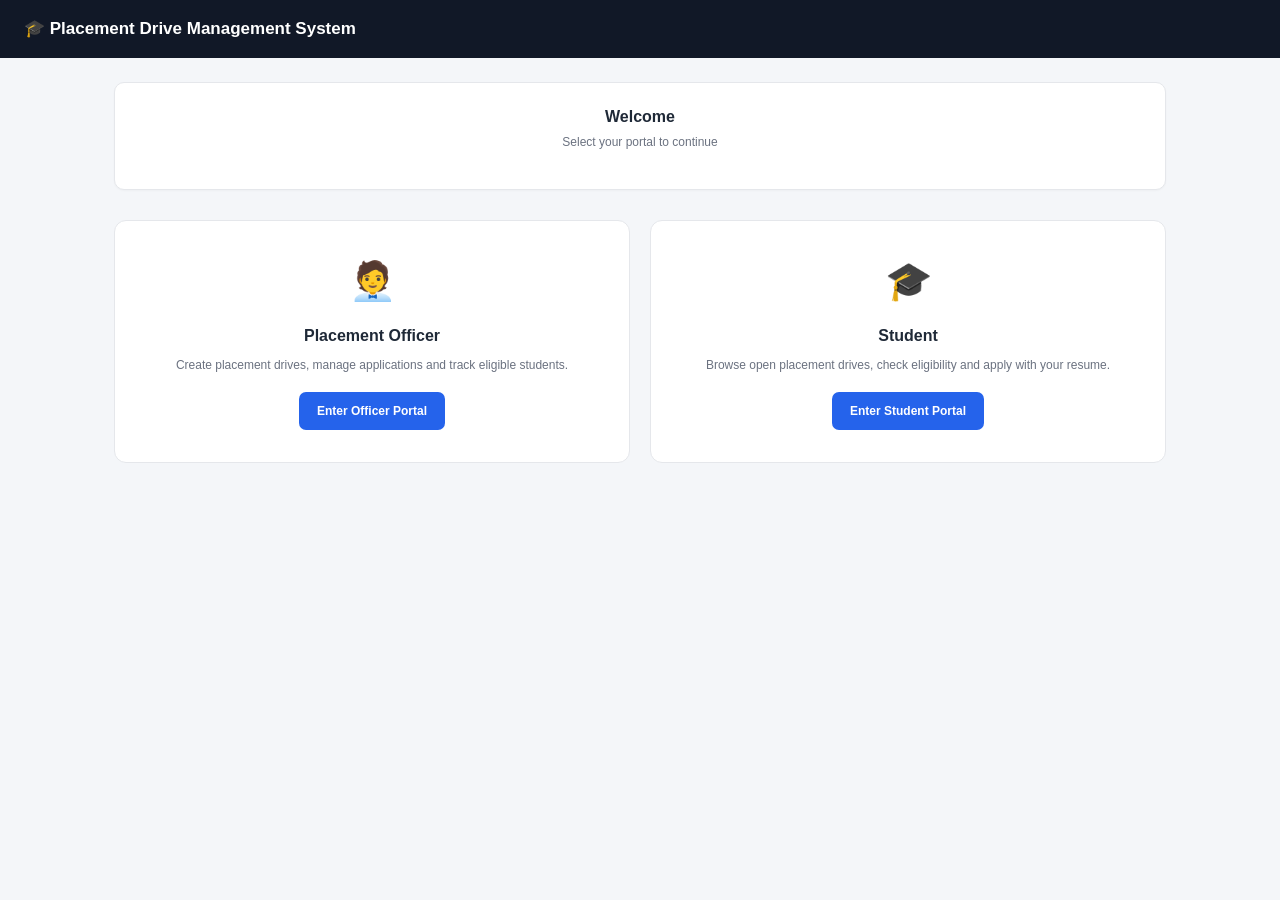
<file: index.html>
<!DOCTYPE html>
<html lang="en">
<head>
<meta charset="UTF-8">
<title>Placement Drive Management System</title>
<link rel="stylesheet" href="css/style.css">
</head>
<body>

    <div class="topbar">
        <h1>🎓 Placement Drive Management System</h1>
    </div>

    <div class="container">

        <div class="card" style="text-align:center;">
            <h2>Welcome</h2>
            <p class="subtitle">Select your portal to continue</p>
        </div>

        <div class="role-grid">

            <div class="role-card">
                <div class="icon">🧑‍💼</div>
                <h3>Placement Officer</h3>
                <p>Create placement drives, manage applications and track eligible students.</p>
                <a href="officer/officer-dashboard.html" class="btn btn-primary">Enter Officer Portal</a>
            </div>

            <div class="role-card">
                <div class="icon">🎓</div>
                <h3>Student</h3>
                <p>Browse open placement drives, check eligibility and apply with your resume.</p>
                <a href="student/student-dashboard.html" class="btn btn-primary">Enter Student Portal</a>
            </div>

        </div>

    </div>

</body>
</html>
</file>
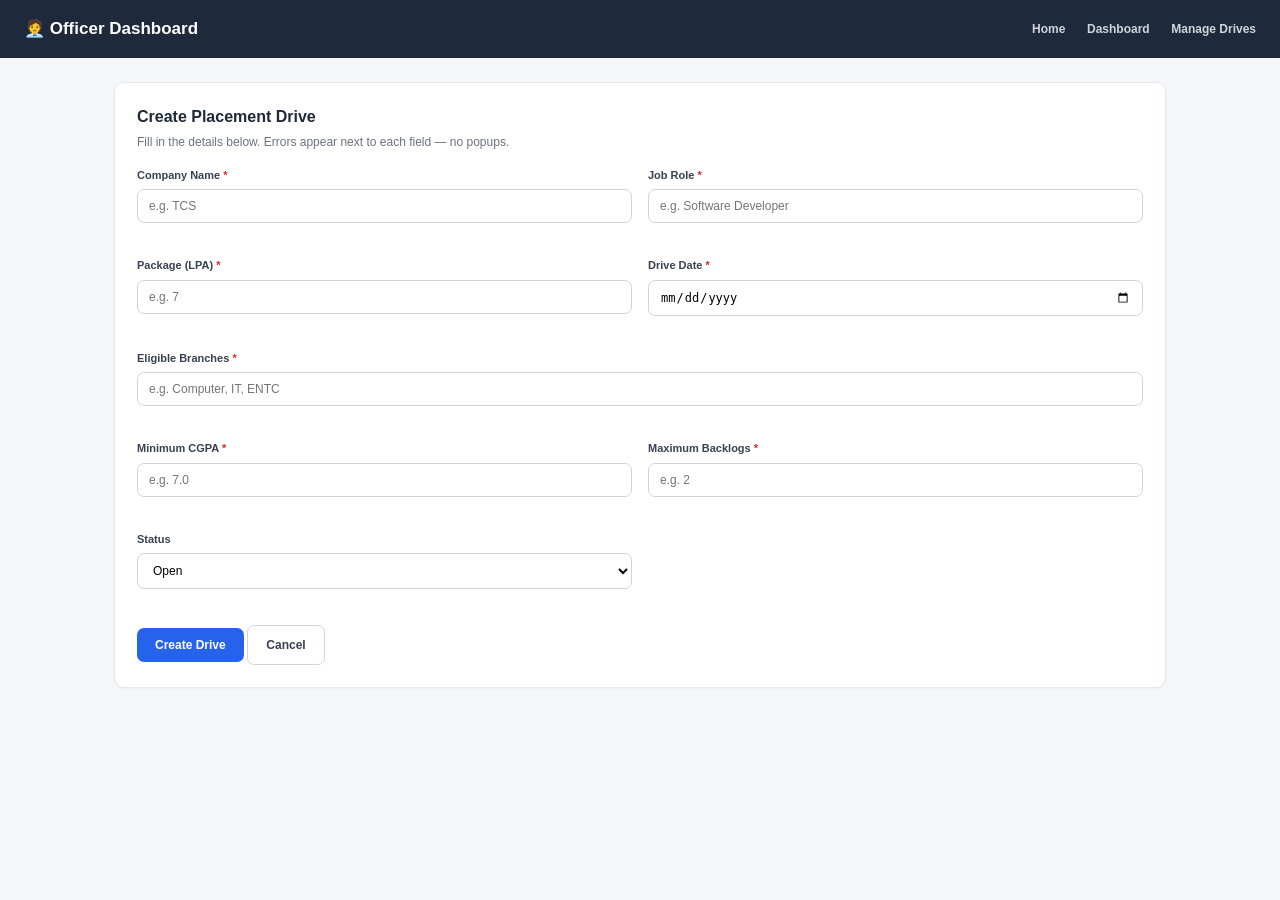
<file: officer/create-drive.html>
<!DOCTYPE html>
<html lang="en">
<head>
<meta charset="UTF-8">
<title>Create Placement Drive</title>
<link rel="stylesheet" href="../css/officer.css">
</head>
<body>

    <div class="topbar">
        <h1>🧑‍💼 Officer Dashboard</h1>
        <nav>
            <a href="../index.html">Home</a>
            <a href="officer-dashboard.html">Dashboard</a>
            <a href="manage-drives.html">Manage Drives</a>
        </nav>
    </div>

    <div class="container">

        <div class="card">
            <h2>Create Placement Drive</h2>
            <p class="subtitle">Fill in the details below. Errors appear next to each field — no popups.</p>

            <form id="driveForm" novalidate>
                <div class="form-grid">

                    <div class="form-group">
                        <label for="companyName">Company Name <span>*</span></label>
                        <input type="text" id="companyName" placeholder="e.g. TCS">
                        <small class="error-message"></small>
                    </div>

                    <div class="form-group">
                        <label for="jobRole">Job Role <span>*</span></label>
                        <input type="text" id="jobRole" placeholder="e.g. Software Developer">
                        <small class="error-message"></small>
                    </div>

                    <div class="form-group">
                        <label for="package">Package (LPA) <span>*</span></label>
                        <input type="number" id="package" placeholder="e.g. 7" step="0.1">
                        <small class="error-message"></small>
                    </div>

                    <div class="form-group">
                        <label for="driveDate">Drive Date <span>*</span></label>
                        <input type="date" id="driveDate">
                        <small class="error-message"></small>
                    </div>

                    <div class="form-group full">
                        <label for="eligibleBranches">Eligible Branches <span>*</span></label>
                        <input type="text" id="eligibleBranches" placeholder="e.g. Computer, IT, ENTC">
                        <small class="error-message"></small>
                    </div>

                    <div class="form-group">
                        <label for="minCgpa">Minimum CGPA <span>*</span></label>
                        <input type="number" id="minCgpa" placeholder="e.g. 7.0" step="0.1">
                        <small class="error-message"></small>
                    </div>

                    <div class="form-group">
                        <label for="maxBacklogs">Maximum Backlogs <span>*</span></label>
                        <input type="number" id="maxBacklogs" placeholder="e.g. 2" step="1">
                        <small class="error-message"></small>
                    </div>

                    <div class="form-group">
                        <label for="status">Status</label>
                        <select id="status">
                            <option value="Open">Open</option>
                            <option value="Closed">Closed</option>
                        </select>
                        <small class="error-message"></small>
                    </div>

                </div>

                <div style="margin-top:18px;">
                    <button type="submit" class="btn btn-primary">Create Drive</button>
                    <a href="manage-drives.html" class="btn btn-secondary">Cancel</a>
                </div>

                <div class="success-message" id="successMessage"></div>
                <div class="validation-error" id="formError"></div>

            </form>
        </div>

    </div>

<script src="../js/script.js"></script>
<script>
const driveForm = document.querySelector("#driveForm");
const companyName = document.querySelector("#companyName");
const jobRole = document.querySelector("#jobRole");
const packageInput = document.querySelector("#package");
const driveDate = document.querySelector("#driveDate");
const eligibleBranches = document.querySelector("#eligibleBranches");
const minCgpa = document.querySelector("#minCgpa");
const maxBacklogs = document.querySelector("#maxBacklogs");

driveForm.addEventListener("submit", async function (event) {
    event.preventDefault();

    const companyValid = validateRequiredText(companyName, "Company Name");
    const roleValid = validateRequiredText(jobRole, "Job Role");
    const packageValid = validatePositiveNumber(packageInput, "Package");
    const dateValid = validateDate(driveDate, "Drive Date");
    const branchesValid = validateRequiredText(eligibleBranches, "Eligible Branches");
    const cgpaValid = validateNumberRange(minCgpa, "Minimum CGPA", 0, 10);
    const backlogValid = validateWholeNumber(maxBacklogs, "Maximum Backlogs", 0);

    const successBox = document.querySelector("#successMessage");
    const errorBox = document.querySelector("#formError");
    successBox.style.display = "none";
    errorBox.style.display = "none";

    if (!(companyValid && roleValid && packageValid && dateValid && branchesValid && cgpaValid && backlogValid)) {
        return;
    }

    const driveData = {
        company_name: companyName.value.trim(),
        job_role: jobRole.value.trim(),
        package: Number(packageInput.value),
        eligible_branches: eligibleBranches.value.trim(),
        min_cgpa: Number(minCgpa.value),
        max_backlogs: Number(maxBacklogs.value),
        drive_date: driveDate.value,
        status: document.querySelector("#status").value
    };

    try {
        const response = await fetch("../php/drive_create.php", {
            method: "POST",
            headers: { "Content-Type": "application/json" },
            body: JSON.stringify(driveData)
        });

        const result = await response.json();

        if (result.success) {
            successBox.textContent = result.message + " Redirecting...";
            successBox.style.display = "block";
            driveForm.reset();
            setTimeout(() => { window.location.href = "manage-drives.html"; }, 900);
        } else {
            errorBox.textContent = result.message;
            errorBox.style.display = "block";
        }
    } catch (error) {
        errorBox.textContent = "Could not reach the server. Is XAMPP running?";
        errorBox.style.display = "block";
    }
});
</script>
</body>
</html>
</file>
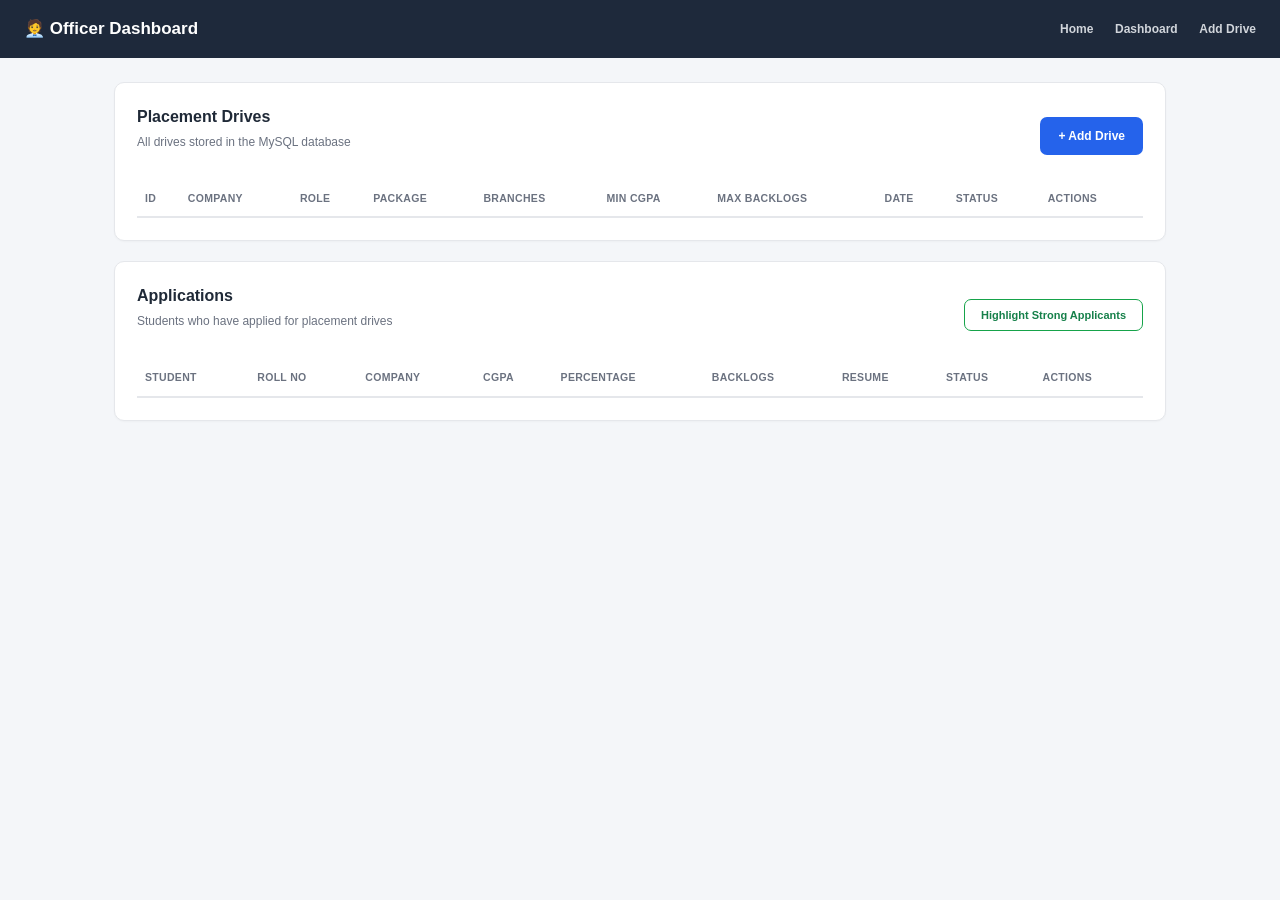
<file: officer/manage-drives.html>
<!DOCTYPE html>
<html lang="en">
<head>
<meta charset="UTF-8">
<title>Manage Drives &amp; Applications</title>
<link rel="stylesheet" href="../css/officer.css">
<style>
.modal-overlay {
    display: none;
    position: fixed;
    inset: 0;
    background: rgba(0,0,0,0.45);
    align-items: center;
    justify-content: center;
    z-index: 50;
}
.modal-overlay.open { display: flex; }
.modal-box {
    background: #fff;
    border-radius: 10px;
    padding: 24px;
    width: 100%;
    max-width: 560px;
    max-height: 90vh;
    overflow-y: auto;
}
.modal-box h3 { margin-bottom: 14px; }
</style>
</head>
<body>

    <div class="topbar">
        <h1>🧑‍💼 Officer Dashboard</h1>
        <nav>
            <a href="../index.html">Home</a>
            <a href="officer-dashboard.html">Dashboard</a>
            <a href="create-drive.html">Add Drive</a>
        </nav>
    </div>

    <div class="container">

        <!-- ================= DRIVES ================= -->
        <div class="card">
            <div class="table-header">
                <div>
                    <h2>Placement Drives</h2>
                    <p class="subtitle">All drives stored in the MySQL database</p>
                </div>
                <a href="create-drive.html" class="btn btn-primary">+ Add Drive</a>
            </div>

            <table>
                <thead>
                    <tr>
                        <th>ID</th>
                        <th>Company</th>
                        <th>Role</th>
                        <th>Package</th>
                        <th>Branches</th>
                        <th>Min CGPA</th>
                        <th>Max Backlogs</th>
                        <th>Date</th>
                        <th>Status</th>
                        <th>Actions</th>
                    </tr>
                </thead>
                <tbody id="driveTableBody"></tbody>
            </table>
            <div class="empty-state" id="driveEmptyState" style="display:none;">No placement drives yet.</div>
        </div>

        <!-- ================= APPLICATIONS ================= -->
        <div class="card">
            <div class="table-header">
                <div>
                    <h2>Applications</h2>
                    <p class="subtitle">Students who have applied for placement drives</p>
                </div>
                <button type="button" id="highlightStrongBtn" class="highlight-btn">Highlight Strong Applicants</button>
            </div>

            <table>
                <thead>
                    <tr>
                        <th>Student</th>
                        <th>Roll No</th>
                        <th>Company</th>
                        <th>CGPA</th>
                        <th>Percentage</th>
                        <th>Backlogs</th>
                        <th>Resume</th>
                        <th>Status</th>
                        <th>Actions</th>
                    </tr>
                </thead>
                <tbody id="applicationTableBody"></tbody>
            </table>
            <div class="empty-state" id="appEmptyState" style="display:none;">No applications yet.</div>
        </div>

    </div>

    <!-- ================= EDIT DRIVE MODAL ================= -->
    <div class="modal-overlay" id="editModal">
        <div class="modal-box">
            <h3>Edit Placement Drive</h3>
            <form id="editDriveForm">
                <input type="hidden" id="editId">
                <div class="form-grid">

                    <div class="form-group">
                        <label>Company Name <span>*</span></label>
                        <input type="text" id="editCompanyName">
                        <small class="error-message"></small>
                    </div>

                    <div class="form-group">
                        <label>Job Role <span>*</span></label>
                        <input type="text" id="editJobRole">
                        <small class="error-message"></small>
                    </div>

                    <div class="form-group">
                        <label>Package (LPA) <span>*</span></label>
                        <input type="number" id="editPackage" step="0.1">
                        <small class="error-message"></small>
                    </div>

                    <div class="form-group">
                        <label>Drive Date <span>*</span></label>
                        <input type="date" id="editDriveDate">
                        <small class="error-message"></small>
                    </div>

                    <div class="form-group full">
                        <label>Eligible Branches <span>*</span></label>
                        <input type="text" id="editEligibleBranches">
                        <small class="error-message"></small>
                    </div>

                    <div class="form-group">
                        <label>Minimum CGPA <span>*</span></label>
                        <input type="number" id="editMinCgpa" step="0.1">
                        <small class="error-message"></small>
                    </div>

                    <div class="form-group">
                        <label>Maximum Backlogs <span>*</span></label>
                        <input type="number" id="editMaxBacklogs" step="1">
                        <small class="error-message"></small>
                    </div>

                    <div class="form-group">
                        <label>Status</label>
                        <select id="editStatus">
                            <option value="Open">Open</option>
                            <option value="Closed">Closed</option>
                        </select>
                        <small class="error-message"></small>
                    </div>

                </div>

                <div class="validation-error" id="editFormError"></div>

                <div style="margin-top:16px;">
                    <button type="submit" class="btn btn-primary">Save Changes</button>
                    <button type="button" class="btn btn-secondary" id="closeModalBtn">Cancel</button>
                </div>
            </form>
        </div>
    </div>

<script src="../js/script.js"></script>
<script>

// =========================================================
// LOAD DRIVES
// =========================================================
async function loadDrives() {
    try {
        const response = await fetch("../php/drive_read.php");
        const result = await response.json();

        const tableBody = document.querySelector("#driveTableBody");
        const emptyState = document.querySelector("#driveEmptyState");
        tableBody.innerHTML = "";

        if (!result.success || result.data.length === 0) {
            emptyState.style.display = "block";
            return;
        }
        emptyState.style.display = "none";

        result.data.forEach(function (drive) {
            const row = document.createElement("tr");
            row.innerHTML = `
                <td>${drive.id}</td>
                <td>${drive.company_name}</td>
                <td>${drive.job_role}</td>
                <td>₹${drive.package} LPA</td>
                <td>${drive.eligible_branches}</td>
                <td>${drive.min_cgpa}</td>
                <td>${drive.max_backlogs}</td>
                <td>${formatDate(drive.drive_date)}</td>
                <td><span class="badge ${badgeClassForStatus(drive.status)}">${drive.status}</span></td>
                <td>
                    <button class="btn btn-sm btn-secondary" onclick="openEditModal(${drive.id})">Edit</button>
                    <button class="btn btn-sm btn-danger" onclick="deleteDrive(${drive.id})">Delete</button>
                </td>
            `;
            tableBody.appendChild(row);
        });
    } catch (error) {
        console.error("Error loading drives:", error);
    }
}

// =========================================================
// DELETE DRIVE
// =========================================================
async function deleteDrive(id) {
    const confirmed = confirm("Delete this placement drive? Its applications will also be removed.");
    if (!confirmed) return;

    try {
        const response = await fetch("../php/drive_delete.php", {
            method: "POST",
            headers: { "Content-Type": "application/json" },
            body: JSON.stringify({ id })
        });
        const result = await response.json();

        if (result.success) {
            loadDrives();
            loadApplications();
        } else {
            alert(result.message);
        }
    } catch (error) {
        console.error(error);
    }
}

// =========================================================
// EDIT DRIVE MODAL
// =========================================================
const editModal = document.querySelector("#editModal");
const editDriveForm = document.querySelector("#editDriveForm");

async function openEditModal(id) {
    try {
        const response = await fetch("../php/drive_read.php?id=" + id);
        const result = await response.json();

        if (!result.success) {
            alert("Could not load drive details.");
            return;
        }

        const drive = result.data;
        document.querySelector("#editId").value = drive.id;
        document.querySelector("#editCompanyName").value = drive.company_name;
        document.querySelector("#editJobRole").value = drive.job_role;
        document.querySelector("#editPackage").value = drive.package;
        document.querySelector("#editDriveDate").value = drive.drive_date;
        document.querySelector("#editEligibleBranches").value = drive.eligible_branches;
        document.querySelector("#editMinCgpa").value = drive.min_cgpa;
        document.querySelector("#editMaxBacklogs").value = drive.max_backlogs;
        document.querySelector("#editStatus").value = drive.status;

        document.querySelectorAll("#editDriveForm input").forEach(resetField);
        document.querySelector("#editFormError").style.display = "none";

        editModal.classList.add("open");
    } catch (error) {
        console.error(error);
    }
}

document.querySelector("#closeModalBtn").addEventListener("click", function () {
    editModal.classList.remove("open");
});

editDriveForm.addEventListener("submit", async function (event) {
    event.preventDefault();

    const companyName = document.querySelector("#editCompanyName");
    const jobRole = document.querySelector("#editJobRole");
    const packageInput = document.querySelector("#editPackage");
    const driveDate = document.querySelector("#editDriveDate");
    const eligibleBranches = document.querySelector("#editEligibleBranches");
    const minCgpa = document.querySelector("#editMinCgpa");
    const maxBacklogs = document.querySelector("#editMaxBacklogs");

    const companyValid = validateRequiredText(companyName, "Company Name");
    const roleValid = validateRequiredText(jobRole, "Job Role");
    const packageValid = validatePositiveNumber(packageInput, "Package");
    const dateValid = validateDate(driveDate, "Drive Date");
    const branchesValid = validateRequiredText(eligibleBranches, "Eligible Branches");
    const cgpaValid = validateNumberRange(minCgpa, "Minimum CGPA", 0, 10);
    const backlogValid = validateWholeNumber(maxBacklogs, "Maximum Backlogs", 0);

    const errorBox = document.querySelector("#editFormError");
    errorBox.style.display = "none";

    if (!(companyValid && roleValid && packageValid && dateValid && branchesValid && cgpaValid && backlogValid)) {
        return;
    }

    const driveData = {
        id: document.querySelector("#editId").value,
        company_name: companyName.value.trim(),
        job_role: jobRole.value.trim(),
        package: Number(packageInput.value),
        eligible_branches: eligibleBranches.value.trim(),
        min_cgpa: Number(minCgpa.value),
        max_backlogs: Number(maxBacklogs.value),
        drive_date: driveDate.value,
        status: document.querySelector("#editStatus").value
    };

    try {
        const response = await fetch("../php/drive_update.php", {
            method: "POST",
            headers: { "Content-Type": "application/json" },
            body: JSON.stringify(driveData)
        });
        const result = await response.json();

        if (result.success) {
            editModal.classList.remove("open");
            loadDrives();
        } else {
            errorBox.textContent = result.message;
            errorBox.style.display = "block";
        }
    } catch (error) {
        errorBox.textContent = "Could not reach the server.";
        errorBox.style.display = "block";
    }
});

// =========================================================
// LOAD APPLICATIONS
// =========================================================
async function loadApplications() {
    try {
        const response = await fetch("../php/application_read.php");
        const result = await response.json();

        const tableBody = document.querySelector("#applicationTableBody");
        const emptyState = document.querySelector("#appEmptyState");
        tableBody.innerHTML = "";

        if (!result.success || result.data.length === 0) {
            emptyState.style.display = "block";
            return;
        }
        emptyState.style.display = "none";

        result.data.forEach(function (app) {
            const row = document.createElement("tr");
            row.dataset.cgpa = app.cgpa;
            row.dataset.minCgpa = app.min_cgpa;

            row.innerHTML = `
                <td>${app.student_name}</td>
                <td>${app.roll_number}</td>
                <td>${app.company_name}</td>
                <td><strong>${app.cgpa}</strong></td>
                <td>${app.percentage}%</td>
                <td>${app.backlogs}</td>
                <td><a href="../${app.resume}" target="_blank">View</a></td>
                <td>
                    <select onchange="updateApplicationStatus(${app.id}, this.value)">
                        <option value="Applied" ${app.status === "Applied" ? "selected" : ""}>Applied</option>
                        <option value="Shortlisted" ${app.status === "Shortlisted" ? "selected" : ""}>Shortlisted</option>
                        <option value="Rejected" ${app.status === "Rejected" ? "selected" : ""}>Rejected</option>
                    </select>
                </td>
                <td>
                    <button class="btn btn-sm btn-danger" onclick="deleteApplication(${app.id})">Delete</button>
                </td>
            `;
            tableBody.appendChild(row);
        });

        if (highlightingEnabled) applyHighlighting();
    } catch (error) {
        console.error("Error loading applications:", error);
    }
}

async function updateApplicationStatus(id, status) {
    try {
        const response = await fetch("../php/application_update.php", {
            method: "POST",
            headers: { "Content-Type": "application/json" },
            body: JSON.stringify({ id, status })
        });
        const result = await response.json();
        if (!result.success) alert(result.message);
    } catch (error) {
        console.error(error);
    }
}

async function deleteApplication(id) {
    const confirmed = confirm("Delete this application?");
    if (!confirmed) return;

    try {
        const response = await fetch("../php/application_delete.php", {
            method: "POST",
            headers: { "Content-Type": "application/json" },
            body: JSON.stringify({ id })
        });
        const result = await response.json();

        if (result.success) {
            loadApplications();
        } else {
            alert(result.message);
        }
    } catch (error) {
        console.error(error);
    }
}

// =========================================================
// BONUS: HIGHLIGHT STRONG APPLICANTS (CGPA >= min_cgpa + 0.5)
// =========================================================
let highlightingEnabled = false;
const highlightStrongBtn = document.querySelector("#highlightStrongBtn");

function applyHighlighting() {
    const rows = document.querySelectorAll("#applicationTableBody tr");

    rows.forEach(function (row) {
        const studentCgpa = Number(row.dataset.cgpa);
        const minimumCgpa = Number(row.dataset.minCgpa);
        const isStrongApplicant = studentCgpa >= minimumCgpa + 0.5;

        const studentCell = row.querySelector("td");
        const existingBadge = studentCell ? studentCell.querySelector(".strong-badge") : null;

        if (highlightingEnabled && isStrongApplicant) {
            row.classList.add("strong-applicant");
            if (studentCell && !existingBadge) {
                const badge = document.createElement("span");
                badge.className = "strong-badge";
                badge.textContent = "Strong Applicant";
                studentCell.appendChild(badge);
            }
        } else {
            row.classList.remove("strong-applicant");
            if (existingBadge) existingBadge.remove();
        }
    });
}

highlightStrongBtn.addEventListener("click", function () {
    highlightingEnabled = !highlightingEnabled;
    applyHighlighting();
    highlightStrongBtn.textContent = highlightingEnabled ? "Remove Highlights" : "Highlight Strong Applicants";
});

document.addEventListener("DOMContentLoaded", function () {
    loadDrives();
    loadApplications();
});
</script>
</body>
</html>
</file>
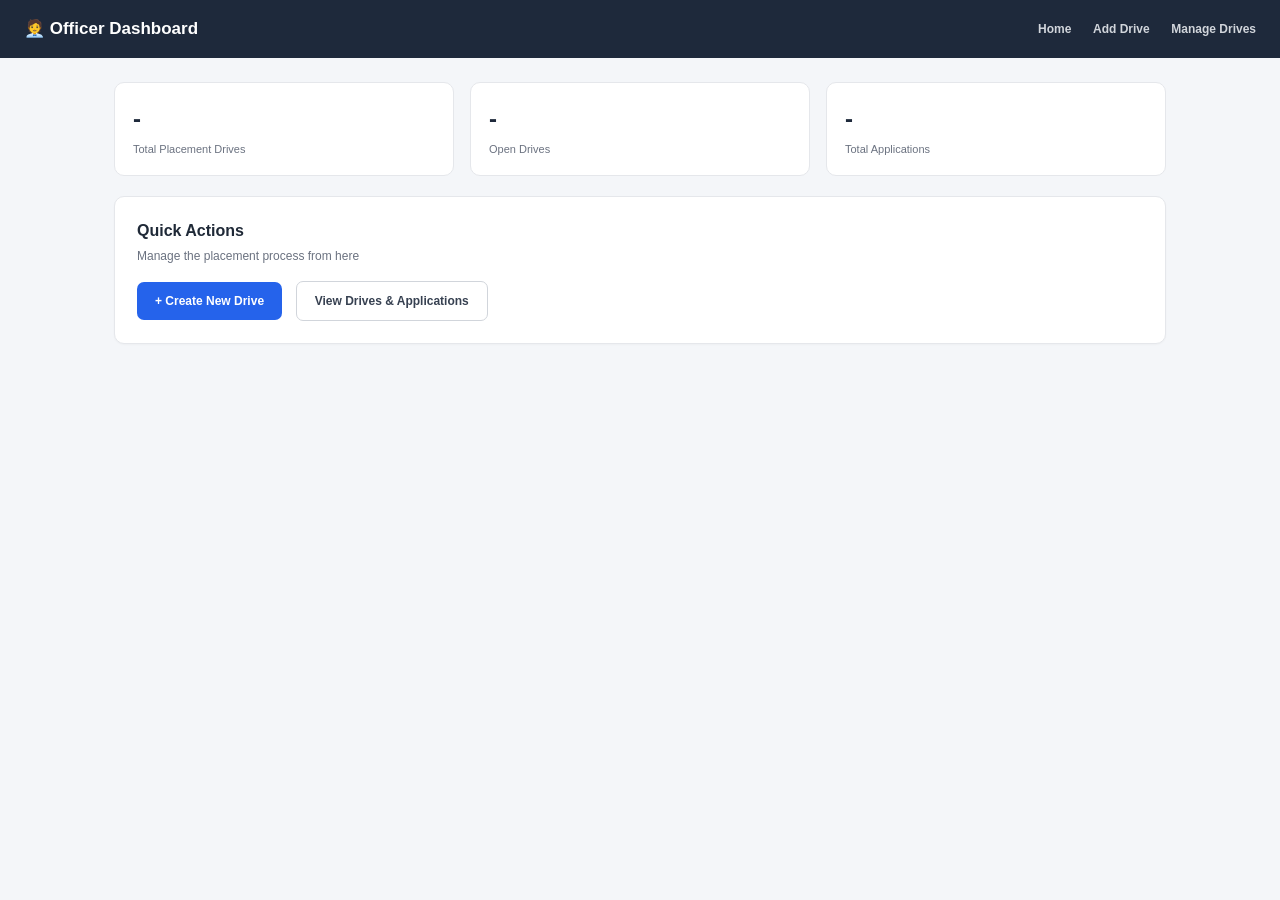
<file: officer/officer-dashboard.html>
<!DOCTYPE html>
<html lang="en">
<head>
<meta charset="UTF-8">
<title>Officer Dashboard</title>
<link rel="stylesheet" href="../css/officer.css">
</head>
<body>

    <div class="topbar">
        <h1>🧑‍💼 Officer Dashboard</h1>
        <nav>
            <a href="../index.html">Home</a>
            <a href="create-drive.html">Add Drive</a>
            <a href="manage-drives.html">Manage Drives</a>
        </nav>
    </div>

    <div class="container">

        <div class="stat-grid">
            <div class="stat-card">
                <div class="value" id="statTotalDrives">-</div>
                <div class="label">Total Placement Drives</div>
            </div>
            <div class="stat-card">
                <div class="value" id="statOpenDrives">-</div>
                <div class="label">Open Drives</div>
            </div>
            <div class="stat-card">
                <div class="value" id="statTotalApplications">-</div>
                <div class="label">Total Applications</div>
            </div>
        </div>

        <div class="card">
            <h2>Quick Actions</h2>
            <p class="subtitle">Manage the placement process from here</p>
            <a href="create-drive.html" class="btn btn-primary" style="margin-right:10px;">+ Create New Drive</a>
            <a href="manage-drives.html" class="btn btn-secondary">View Drives &amp; Applications</a>
        </div>

    </div>

<script src="../js/script.js"></script>
<script>
async function loadStats() {
    try {
        const driveRes = await fetch("../php/drive_read.php");
        const driveJson = await driveRes.json();

        const appRes = await fetch("../php/application_read.php");
        const appJson = await appRes.json();

        if (driveJson.success) {
            const drives = driveJson.data;
            document.querySelector("#statTotalDrives").textContent = drives.length;
            document.querySelector("#statOpenDrives").textContent =
                drives.filter(d => d.status === "Open").length;
        }

        if (appJson.success) {
            document.querySelector("#statTotalApplications").textContent = appJson.data.length;
        }
    } catch (error) {
        console.error("Error loading stats:", error);
    }
}

document.addEventListener("DOMContentLoaded", loadStats);
</script>
</body>
</html>
</file>
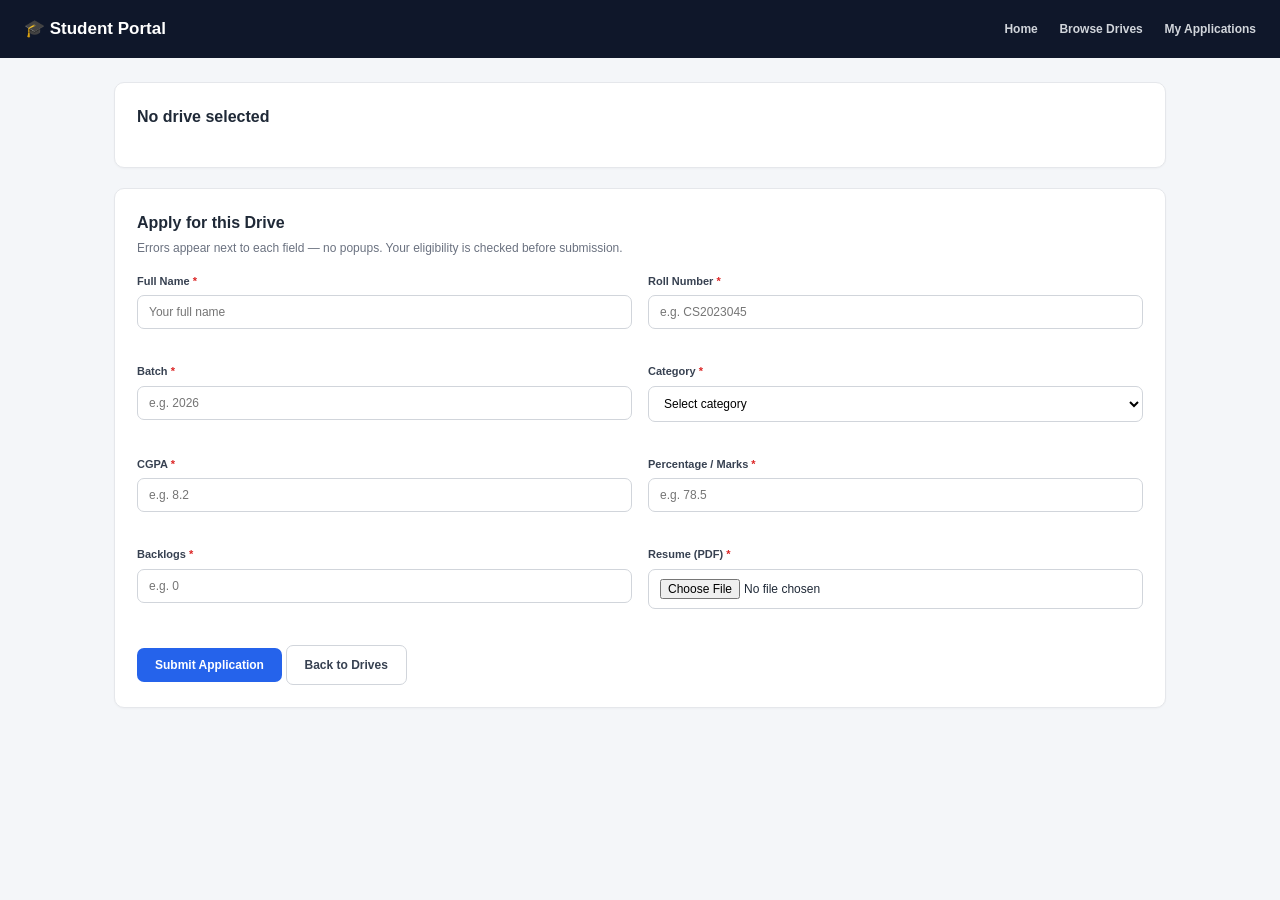
<file: student/drive-details.html>
<!DOCTYPE html>
<html lang="en">
<head>
<meta charset="UTF-8">
<title>Drive Details</title>
<link rel="stylesheet" href="../css/student.css">
</head>
<body>

    <div class="topbar">
        <h1>🎓 Student Portal</h1>
        <nav>
            <a href="../index.html">Home</a>
            <a href="student-dashboard.html">Browse Drives</a>
            <a href="my-applications.html">My Applications</a>
        </nav>
    </div>

    <div class="container">

        <div class="card" id="driveInfoCard">
            <h2 id="driveTitle">Loading...</h2>
            <p class="subtitle" id="driveSubtitle"></p>
            <div id="driveMeta"></div>
        </div>

        <div class="card">
            <h2>Apply for this Drive</h2>
            <p class="subtitle">Errors appear next to each field — no popups. Your eligibility is checked before submission.</p>

            <form id="applicationForm" novalidate>
                <input type="hidden" id="driveId">

                <div class="form-grid">

                    <div class="form-group">
                        <label for="studentName">Full Name <span>*</span></label>
                        <input type="text" id="studentName" placeholder="Your full name">
                        <small class="error-message"></small>
                    </div>

                    <div class="form-group">
                        <label for="rollNumber">Roll Number <span>*</span></label>
                        <input type="text" id="rollNumber" placeholder="e.g. CS2023045">
                        <small class="error-message"></small>
                    </div>

                    <div class="form-group">
                        <label for="batch">Batch <span>*</span></label>
                        <input type="text" id="batch" placeholder="e.g. 2026">
                        <small class="error-message"></small>
                    </div>

                    <div class="form-group">
                        <label for="category">Category <span>*</span></label>
                        <select id="category">
                            <option value="">Select category</option>
                            <option value="General">General</option>
                            <option value="OBC">OBC</option>
                            <option value="SC">SC</option>
                            <option value="ST">ST</option>
                            <option value="EWS">EWS</option>
                        </select>
                        <small class="error-message"></small>
                    </div>

                    <div class="form-group">
                        <label for="studentCgpa">CGPA <span>*</span></label>
                        <input type="number" id="studentCgpa" placeholder="e.g. 8.2" step="0.01">
                        <small class="error-message"></small>
                    </div>

                    <div class="form-group">
                        <label for="percentage">Percentage / Marks <span>*</span></label>
                        <input type="number" id="percentage" placeholder="e.g. 78.5" step="0.1">
                        <small class="error-message"></small>
                    </div>

                    <div class="form-group">
                        <label for="studentBacklogs">Backlogs <span>*</span></label>
                        <input type="number" id="studentBacklogs" placeholder="e.g. 0" step="1">
                        <small class="error-message"></small>
                    </div>

                    <div class="form-group">
                        <label for="resume">Resume (PDF) <span>*</span></label>
                        <input type="file" id="resume" accept=".pdf,application/pdf">
                        <small class="error-message"></small>
                    </div>

                </div>

                <div style="margin-top:18px;">
                    <button type="submit" class="btn btn-primary">Submit Application</button>
                    <a href="student-dashboard.html" class="btn btn-secondary">Back to Drives</a>
                </div>

                <div class="eligibility-result" id="eligibilityResult"></div>

            </form>
        </div>

    </div>

<script src="../js/script.js"></script>
<script>
const params = new URLSearchParams(window.location.search);
const driveId = params.get("id");
document.querySelector("#driveId").value = driveId;

async function loadDrive() {
    if (!driveId) {
        document.querySelector("#driveTitle").textContent = "No drive selected";
        return;
    }

    try {
        const response = await fetch("../php/drive_read.php?id=" + driveId);
        const result = await response.json();

        if (!result.success) {
            document.querySelector("#driveTitle").textContent = "Drive not found";
            return;
        }

        const drive = result.data;
        document.querySelector("#driveTitle").textContent = drive.company_name + " — " + drive.job_role;
        document.querySelector("#driveSubtitle").textContent = "Package: ₹" + drive.package + " LPA  |  Drive Date: " + formatDate(drive.drive_date);
        document.querySelector("#driveMeta").innerHTML = `
            <p class="meta">Eligible Branches: <strong>${drive.eligible_branches}</strong></p>
            <p class="meta">Minimum CGPA: <strong>${drive.min_cgpa}</strong></p>
            <p class="meta">Maximum Backlogs Allowed: <strong>${drive.max_backlogs}</strong></p>
            <p class="meta">Status: <span class="badge ${badgeClassForStatus(drive.status)}">${drive.status}</span></p>
        `;
    } catch (error) {
        console.error(error);
    }
}

document.addEventListener("DOMContentLoaded", loadDrive);

// =========================================================
// APPLICATION FORM VALIDATION + SUBMISSION
// =========================================================
const applicationForm = document.querySelector("#applicationForm");

const studentName = document.querySelector("#studentName");
const rollNumber = document.querySelector("#rollNumber");
const batch = document.querySelector("#batch");
const category = document.querySelector("#category");
const studentCgpa = document.querySelector("#studentCgpa");
const percentage = document.querySelector("#percentage");
const studentBacklogs = document.querySelector("#studentBacklogs");
const resume = document.querySelector("#resume");

applicationForm.addEventListener("submit", async function (event) {
    event.preventDefault();

    const nameValid = validateRequiredText(studentName, "Full Name");
    const rollValid = validateRequiredText(rollNumber, "Roll Number", 1);
    const batchValid = validateRequiredText(batch, "Batch", 1);
    const categoryValid = validateSelect(category, "Category");
    const cgpaValid = validateNumberRange(studentCgpa, "CGPA", 0, 10);
    const percentageValid = validateNumberRange(percentage, "Percentage", 0, 100);
    const backlogValid = validateWholeNumber(studentBacklogs, "Backlogs", 0);
    const resumeValid = validatePdfFile(resume);

    const resultBox = document.querySelector("#eligibilityResult");
    resultBox.className = "eligibility-result";
    resultBox.textContent = "";

    if (!(nameValid && rollValid && batchValid && categoryValid && cgpaValid && percentageValid && backlogValid && resumeValid)) {
        return;
    }

    const formData = new FormData();
    formData.append("drive_id", driveId);
    formData.append("student_name", studentName.value.trim());
    formData.append("roll_number", rollNumber.value.trim());
    formData.append("batch", batch.value.trim());
    formData.append("category", category.value);
    formData.append("cgpa", studentCgpa.value);
    formData.append("percentage", percentage.value);
    formData.append("backlogs", studentBacklogs.value);
    formData.append("resume", resume.files[0]);

    try {
        const response = await fetch("../php/application_create.php", {
            method: "POST",
            body: formData
        });
        const result = await response.json();

        if (result.success) {
            resultBox.classList.add("eligible");
            resultBox.textContent = "✓ " + result.message;
            applicationForm.reset();
            document.querySelectorAll("#applicationForm input, #applicationForm select").forEach(resetField);
        } else {
            resultBox.classList.add("not-eligible");
            resultBox.textContent = "✕ " + result.message;
        }
    } catch (error) {
        resultBox.classList.add("not-eligible");
        resultBox.textContent = "✕ Could not reach the server. Is XAMPP running?";
    }
});
</script>
</body>
</html>
</file>
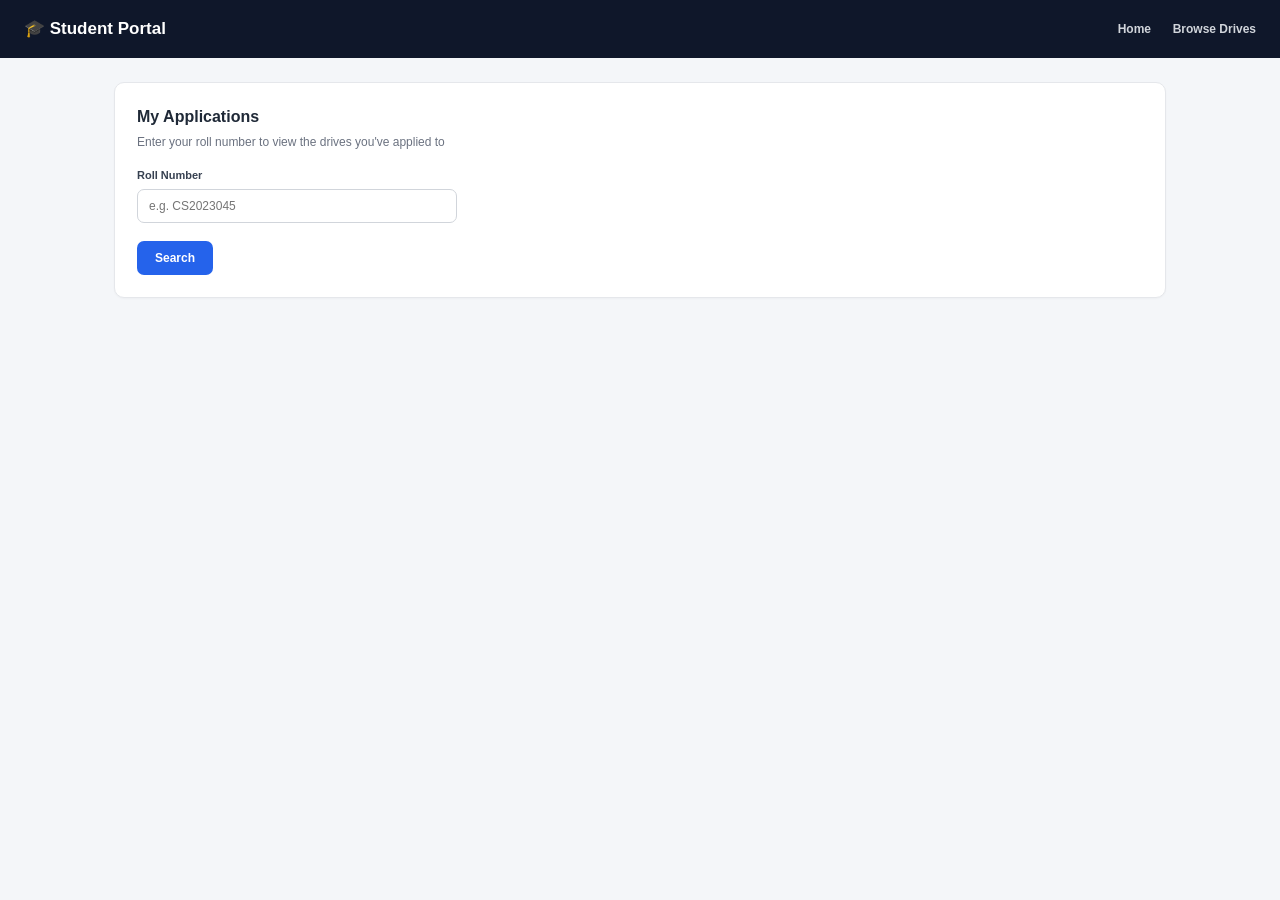
<file: student/my-applications.html>
<!DOCTYPE html>
<html lang="en">
<head>
<meta charset="UTF-8">
<title>My Applications</title>
<link rel="stylesheet" href="../css/student.css">
</head>
<body>

    <div class="topbar">
        <h1>🎓 Student Portal</h1>
        <nav>
            <a href="../index.html">Home</a>
            <a href="student-dashboard.html">Browse Drives</a>
        </nav>
    </div>

    <div class="container">

        <div class="card">
            <h2>My Applications</h2>
            <p class="subtitle">Enter your roll number to view the drives you've applied to</p>

            <div class="form-group" style="max-width:320px;">
                <label for="searchRoll">Roll Number</label>
                <input type="text" id="searchRoll" placeholder="e.g. CS2023045">
                <small class="error-message"></small>
            </div>
            <button type="button" class="btn btn-primary" id="searchBtn">Search</button>
        </div>

        <div class="card" id="resultsCard" style="display:none;">
            <h2>Results</h2>
            <table>
                <thead>
                    <tr>
                        <th>Company</th>
                        <th>Role</th>
                        <th>CGPA</th>
                        <th>Percentage</th>
                        <th>Backlogs</th>
                        <th>Resume</th>
                        <th>Applied On</th>
                        <th>Status</th>
                    </tr>
                </thead>
                <tbody id="resultsBody"></tbody>
            </table>
            <div class="empty-state" id="noResults" style="display:none;">No applications found for this roll number.</div>
        </div>

    </div>

<script src="../js/script.js"></script>
<script>
const searchRoll = document.querySelector("#searchRoll");
const searchBtn = document.querySelector("#searchBtn");

searchBtn.addEventListener("click", async function () {
    const rollValid = validateRequiredText(searchRoll, "Roll Number", 1);
    if (!rollValid) return;

    try {
        const response = await fetch("../php/application_read.php?roll_number=" + encodeURIComponent(searchRoll.value.trim()));
        const result = await response.json();

        const resultsCard = document.querySelector("#resultsCard");
        const resultsBody = document.querySelector("#resultsBody");
        const noResults = document.querySelector("#noResults");

        resultsCard.style.display = "block";
        resultsBody.innerHTML = "";

        if (!result.success || result.data.length === 0) {
            noResults.style.display = "block";
            return;
        }
        noResults.style.display = "none";

        result.data.forEach(function (app) {
            const row = document.createElement("tr");
            row.innerHTML = `
                <td>${app.company_name}</td>
                <td>${app.job_role}</td>
                <td>${app.cgpa}</td>
                <td>${app.percentage}%</td>
                <td>${app.backlogs}</td>
                <td><a href="../${app.resume}" target="_blank">View</a></td>
                <td>${formatDate(app.applied_at)}</td>
                <td><span class="badge ${badgeClassForStatus(app.status)}">${app.status}</span></td>
            `;
            resultsBody.appendChild(row);
        });
    } catch (error) {
        console.error(error);
    }
});

searchRoll.addEventListener("keydown", function (event) {
    if (event.key === "Enter") searchBtn.click();
});
</script>
</body>
</html>
</file>
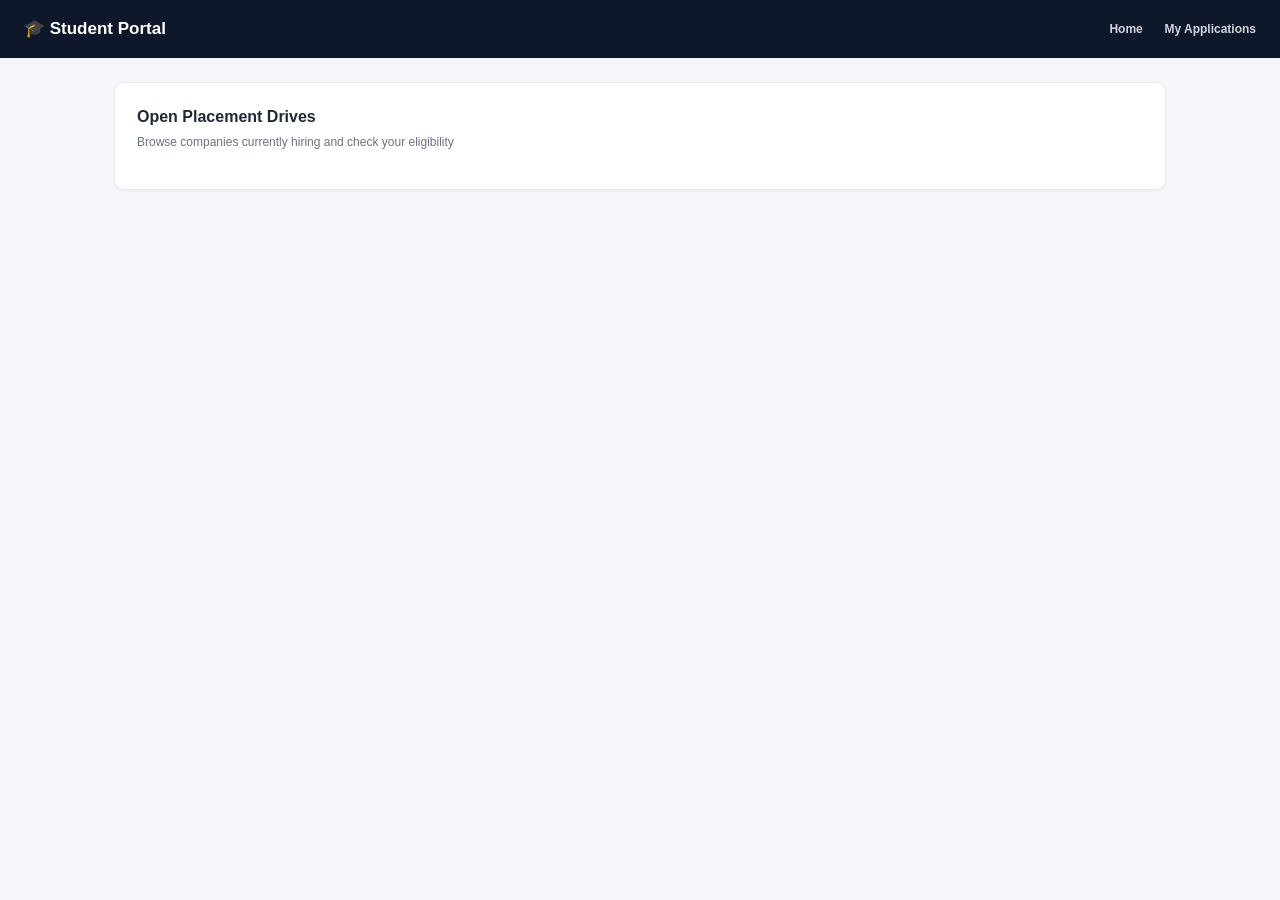
<file: student/student-dashboard.html>
<!DOCTYPE html>
<html lang="en">
<head>
<meta charset="UTF-8">
<title>Student Dashboard</title>
<link rel="stylesheet" href="../css/student.css">
</head>
<body>

    <div class="topbar">
        <h1>🎓 Student Portal</h1>
        <nav>
            <a href="../index.html">Home</a>
            <a href="my-applications.html">My Applications</a>
        </nav>
    </div>

    <div class="container">

        <div class="card">
            <h2>Open Placement Drives</h2>
            <p class="subtitle">Browse companies currently hiring and check your eligibility</p>
        </div>

        <div class="drive-grid" id="driveGrid"></div>
        <div class="empty-state" id="emptyState" style="display:none;">No open placement drives right now. Check back later.</div>

    </div>

<script src="../js/script.js"></script>
<script>
async function loadOpenDrives() {
    try {
        const response = await fetch("../php/drive_read.php?status=Open");
        const result = await response.json();

        const grid = document.querySelector("#driveGrid");
        const emptyState = document.querySelector("#emptyState");
        grid.innerHTML = "";

        if (!result.success || result.data.length === 0) {
            emptyState.style.display = "block";
            return;
        }
        emptyState.style.display = "none";

        result.data.forEach(function (drive) {
            const card = document.createElement("div");
            card.className = "drive-card";
            card.innerHTML = `
                <h3>${drive.company_name}</h3>
                <p class="role">${drive.job_role}</p>
                <p class="meta">Package: <span class="package">₹${drive.package} LPA</span></p>
                <p class="meta">Eligible Branches: ${drive.eligible_branches}</p>
                <p class="meta">Min CGPA: ${drive.min_cgpa} &nbsp;|&nbsp; Max Backlogs: ${drive.max_backlogs}</p>
                <p class="meta">Drive Date: ${formatDate(drive.drive_date)}</p>
                <a href="drive-details.html?id=${drive.id}" class="btn btn-primary" style="margin-top:10px;">View &amp; Apply</a>
            `;
            grid.appendChild(card);
        });
    } catch (error) {
        console.error("Error loading drives:", error);
    }
}

document.addEventListener("DOMContentLoaded", loadOpenDrives);
</script>
</body>
</html>
</file>
<file: css/style.css>
/* =========================================================
   PLACEMENT DRIVE SYSTEM - BASE STYLES
   ========================================================= */

* {
    margin: 0;
    padding: 0;
    box-sizing: border-box;
}

body {
    font-family: 'Segoe UI', Arial, sans-serif;
    background: #f4f6f9;
    color: #1f2937;
    font-size: 13px;
    line-height: 1.5;
}

a { text-decoration: none; color: inherit; }

.container {
    max-width: 1100px;
    margin: 0 auto;
    padding: 24px;
}

/* ---------- Top bar ---------- */
.topbar {
    background: #111827;
    color: #fff;
    padding: 16px 24px;
    display: flex;
    align-items: center;
    justify-content: space-between;
}

.topbar h1 {
    font-size: 17px;
    font-weight: 700;
}

.topbar nav a {
    color: #d1d5db;
    margin-left: 18px;
    font-size: 12px;
    font-weight: 600;
}

.topbar nav a:hover { color: #fff; }

/* ---------- Cards ---------- */
.card {
    background: #fff;
    border: 1px solid #e5e7eb;
    border-radius: 10px;
    padding: 22px;
    margin-bottom: 20px;
    box-shadow: 0 1px 2px rgba(0,0,0,0.03);
}

.card h2 {
    font-size: 16px;
    margin-bottom: 4px;
}

.card p.subtitle {
    color: #6b7280;
    font-size: 12px;
    margin-bottom: 16px;
}

/* ---------- Role selection (index.html) ---------- */
.role-grid {
    display: grid;
    grid-template-columns: 1fr 1fr;
    gap: 20px;
    margin-top: 30px;
}

.role-card {
    background: #fff;
    border: 1px solid #e5e7eb;
    border-radius: 12px;
    padding: 32px 24px;
    text-align: center;
    transition: all 0.2s ease;
}

.role-card:hover {
    transform: translateY(-3px);
    box-shadow: 0 8px 20px rgba(0,0,0,0.08);
    border-color: #2563eb;
}

.role-card .icon { font-size: 38px; margin-bottom: 14px; }
.role-card h3 { font-size: 16px; margin-bottom: 8px; }
.role-card p { color: #6b7280; font-size: 12px; margin-bottom: 18px; }

/* ---------- Forms ---------- */
.form-grid {
    display: grid;
    grid-template-columns: 1fr 1fr;
    gap: 16px;
}

.form-group { display: flex; flex-direction: column; }
.form-group.full { grid-column: 1 / -1; }

.form-group label {
    font-size: 11px;
    font-weight: 600;
    margin-bottom: 6px;
    color: #374151;
}

.form-group label span { color: #dc2626; }

.form-group input,
.form-group select {
    padding: 9px 11px;
    border: 1px solid #d1d5db;
    border-radius: 7px;
    font-size: 12px;
    background: #fff;
    outline: none;
    transition: all 0.15s ease;
}

.form-group input:focus,
.form-group select:focus {
    border-color: #2563eb;
    box-shadow: 0 0 0 3px rgba(37,99,235,0.08);
}

/* ---------- Buttons ---------- */
.btn {
    display: inline-block;
    padding: 10px 18px;
    border: none;
    border-radius: 7px;
    font-size: 12px;
    font-weight: 600;
    cursor: pointer;
    transition: all 0.15s ease;
}

.btn-primary { background: #2563eb; color: #fff; }
.btn-primary:hover { background: #1d4ed8; }

.btn-secondary { background: #fff; color: #374151; border: 1px solid #d1d5db; }
.btn-secondary:hover { background: #f3f4f6; }

.btn-danger { background: #fff; color: #dc2626; border: 1px solid #fca5a5; }
.btn-danger:hover { background: #fef2f2; }

.btn-sm { padding: 6px 10px; font-size: 10.5px; }

/* ---------- Tables ---------- */
table { width: 100%; border-collapse: collapse; }

thead th {
    text-align: left;
    font-size: 10.5px;
    text-transform: uppercase;
    letter-spacing: 0.03em;
    color: #6b7280;
    border-bottom: 2px solid #e5e7eb;
    padding: 10px 8px;
}

tbody td {
    padding: 10px 8px;
    border-bottom: 1px solid #f0f1f3;
    font-size: 12px;
}

tbody tr:hover { background: #f9fafb; }

.table-header {
    display: flex;
    align-items: center;
    justify-content: space-between;
    margin-bottom: 14px;
    flex-wrap: wrap;
    gap: 10px;
}

.badge {
    display: inline-block;
    padding: 3px 9px;
    border-radius: 10px;
    font-size: 10px;
    font-weight: 700;
}

.badge-open { background: #dbeafe; color: #1d4ed8; }
.badge-closed { background: #f3f4f6; color: #6b7280; }
.badge-applied { background: #fef3c7; color: #92400e; }
.badge-shortlisted { background: #dcfce7; color: #15803d; }
.badge-rejected { background: #fee2e2; color: #b91c1c; }

/* =========================================================
   TASK 2 - INLINE VALIDATION (NO POPUPS)
   ========================================================= */

.error-message {
    display: block;
    min-height: 15px;
    margin-top: 3px;
    color: #dc2626;
    font-size: 10.5px;
    font-weight: 500;
    line-height: 1.4;
}

.input-error {
    border-color: #dc2626 !important;
    background: #fff8f8 !important;
    box-shadow: 0 0 0 3px rgba(220, 38, 38, 0.06) !important;
}

.input-success {
    border-color: #16a34a !important;
    background: #f8fff9 !important;
}

.success-message {
    display: none;
    margin-top: 18px;
    padding: 11px 14px;
    border-radius: 7px;
    background: #ecfdf3;
    border: 1px solid #c8f0d8;
    color: #16804a;
    font-size: 11px;
}

.validation-error {
    display: none;
    margin-top: 15px;
    padding: 11px 14px;
    border-radius: 7px;
    background: #fff4f4;
    border: 1px solid #ffd4d4;
    color: #c62828;
    font-size: 11px;
}

.eligibility-result {
    display: none;
    margin-top: 20px;
    padding: 13px 15px;
    border-radius: 8px;
    font-size: 11.5px;
    font-weight: 600;
}

.eligibility-result.eligible {
    display: block;
    background: #ecfdf3;
    border: 1px solid #c8f0d8;
    color: #16804a;
}

.eligibility-result.not-eligible {
    display: block;
    background: #fff4f4;
    border: 1px solid #ffd4d4;
    color: #dc2626;
}

/* =========================================================
   BONUS - STRONG APPLICANT HIGHLIGHT
   ========================================================= */

.highlight-btn {
    padding: 9px 16px;
    border: 1px solid #16a34a;
    border-radius: 7px;
    background: #ffffff;
    color: #16804a;
    font-size: 11px;
    font-weight: 600;
    cursor: pointer;
    transition: all 0.2s ease;
}

.highlight-btn:hover { background: #ecfdf3; transform: translateY(-1px); }

.strong-applicant { background: #ecfdf3 !important; border-left: 4px solid #22c55e; }
.strong-applicant td { background: #ecfdf3 !important; }

.strong-badge {
    display: inline-block;
    margin-left: 6px;
    padding: 3px 7px;
    border-radius: 10px;
    background: #dcfce7;
    color: #15803d;
    font-size: 9px;
    font-weight: 700;
}

.empty-state {
    text-align: center;
    padding: 30px;
    color: #9ca3af;
    font-size: 12px;
}
</file>
<file: css/officer.css>
@import url("style.css");

.topbar { background: #1e293b; }
.stat-grid {
    display: grid;
    grid-template-columns: repeat(3, 1fr);
    gap: 16px;
    margin-bottom: 20px;
}
.stat-card {
    background: #fff;
    border: 1px solid #e5e7eb;
    border-radius: 10px;
    padding: 18px;
}
.stat-card .value { font-size: 24px; font-weight: 700; color: #1e293b; }
.stat-card .label { font-size: 11px; color: #6b7280; margin-top: 4px; }
</file>
<file: css/student.css>
@import url("style.css");

.topbar { background: #0f172a; }

.drive-grid {
    display: grid;
    grid-template-columns: repeat(auto-fill, minmax(260px, 1fr));
    gap: 16px;
}

.drive-card {
    background: #fff;
    border: 1px solid #e5e7eb;
    border-radius: 10px;
    padding: 18px;
    transition: all 0.15s ease;
}

.drive-card:hover { box-shadow: 0 6px 16px rgba(0,0,0,0.06); transform: translateY(-2px); }
.drive-card h3 { font-size: 14.5px; margin-bottom: 4px; }
.drive-card .role { color: #6b7280; font-size: 12px; margin-bottom: 10px; }
.drive-card .meta { font-size: 11px; color: #374151; margin-bottom: 4px; }
.drive-card .package { color: #16a34a; font-weight: 700; }
</file>
